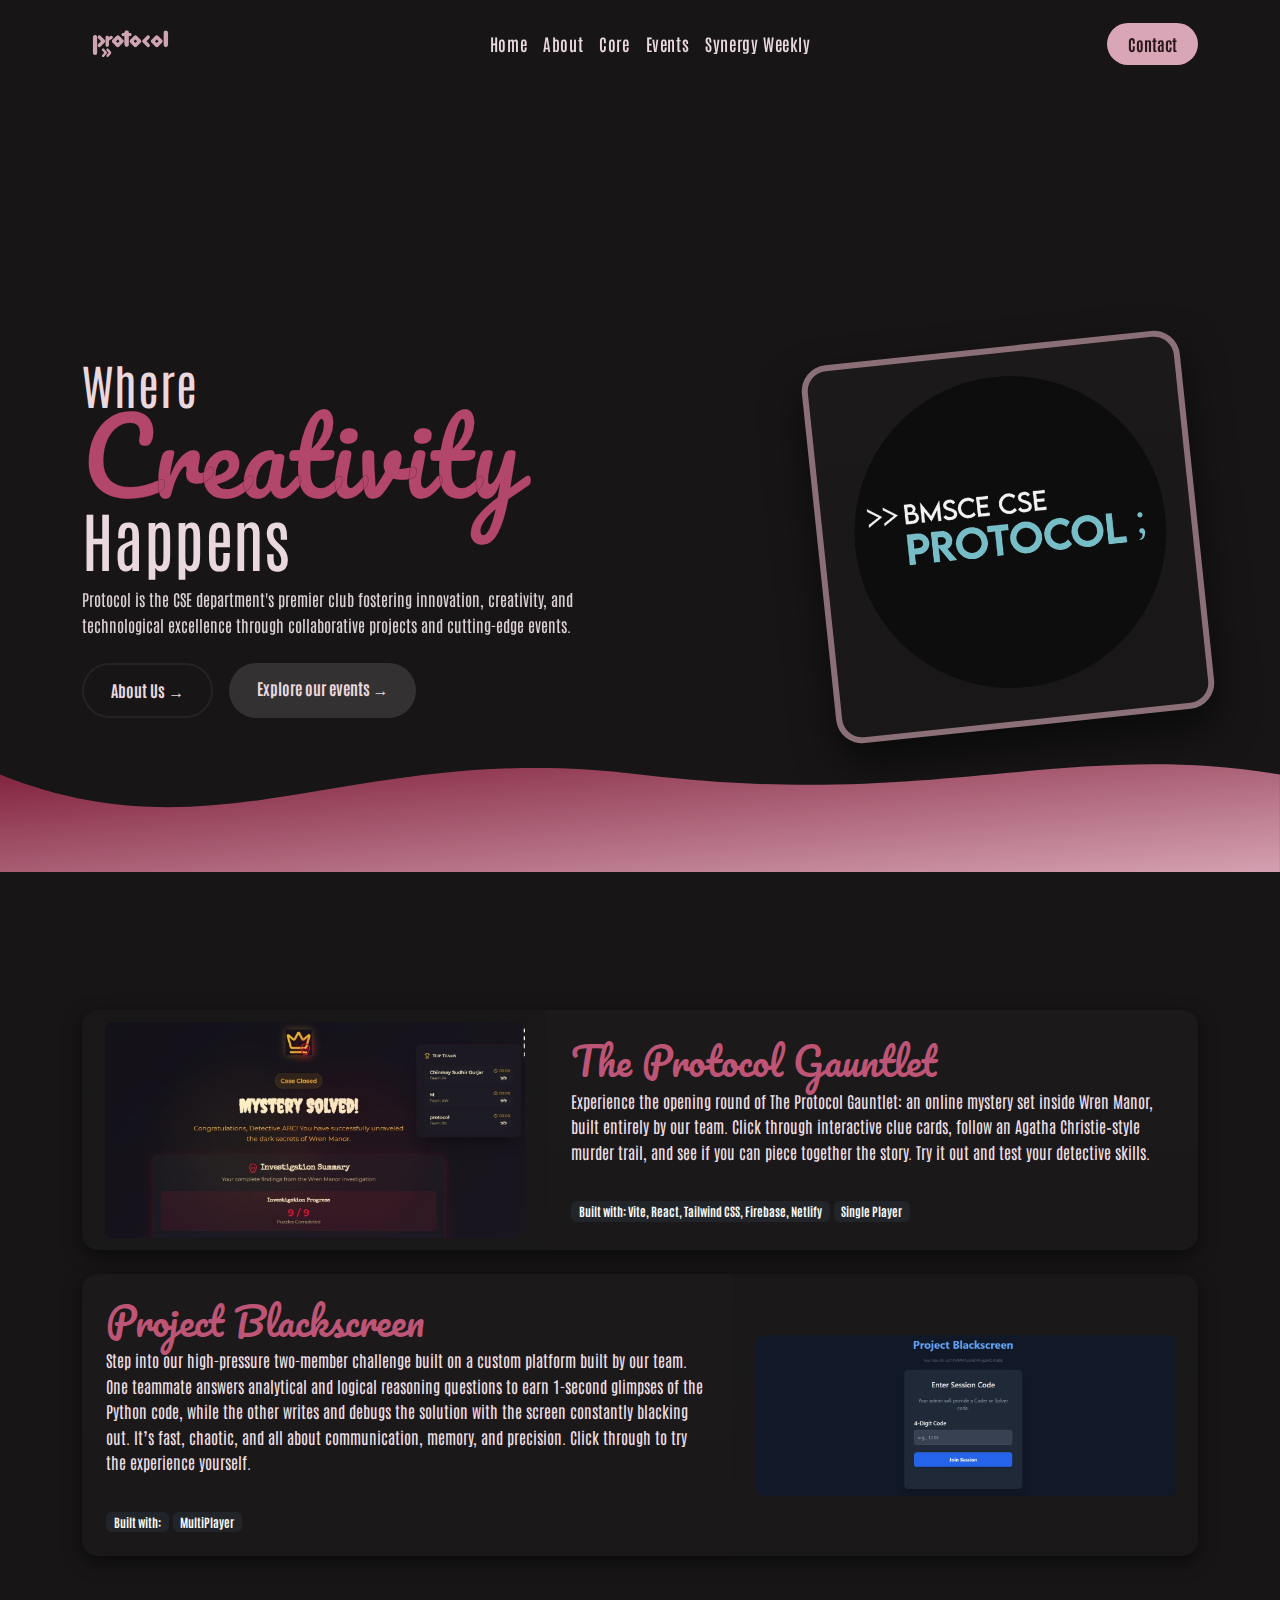
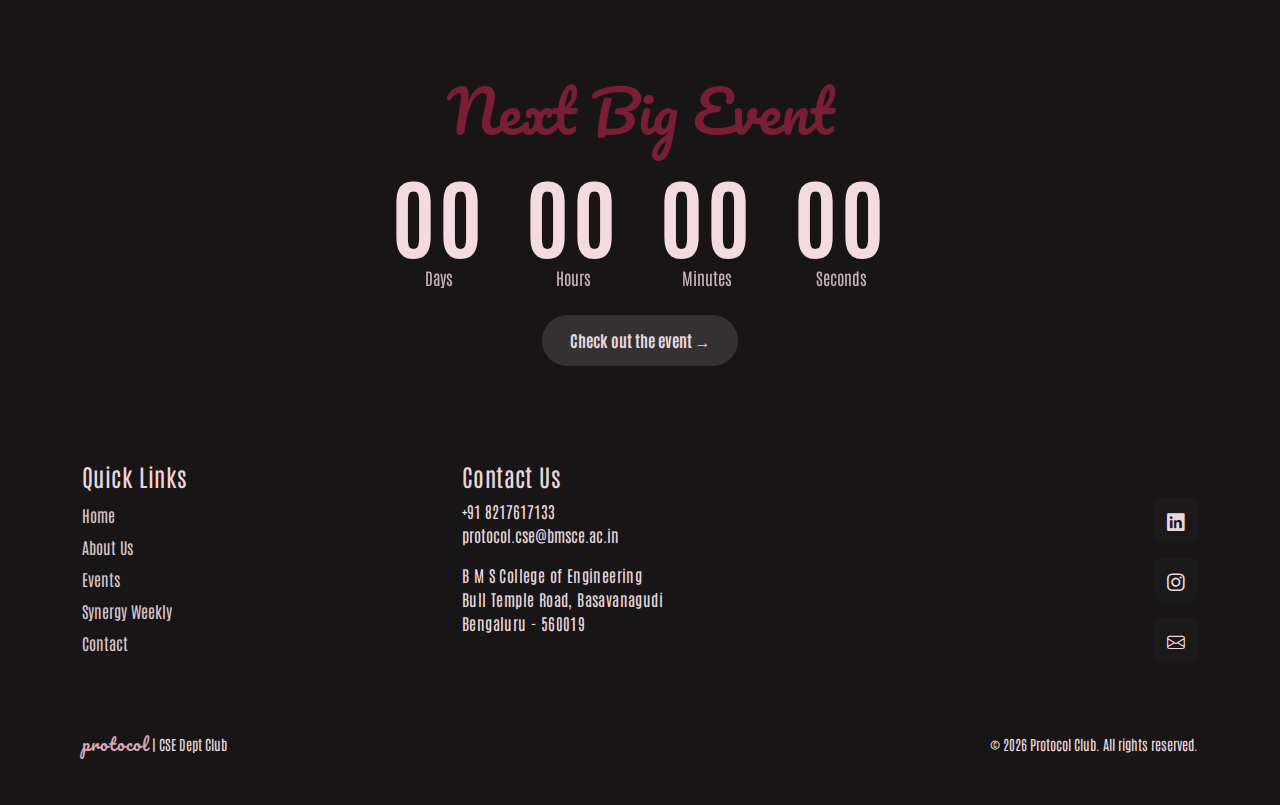
<file: index.html>
<!doctype html>
<html lang="en">
<head>
  <meta charset="utf-8" />
  <meta name="viewport" content="width=device-width,initial-scale=1" />
  <title>Protocol — Home</title>

  <!-- Bootstrap CSS -->
  <link href="https://cdn.jsdelivr.net/npm/bootstrap@5.3.3/dist/css/bootstrap.min.css" rel="stylesheet">

  <!-- Bootstrap Icons -->
  <link href="https://cdn.jsdelivr.net/npm/bootstrap-icons@1.11.3/font/bootstrap-icons.css" rel="stylesheet">

  <!-- Google Fonts: Antonio + fallback for handrawn -->
  <link href="https://fonts.googleapis.com/css2?family=Antonio:wght@400;700&family=Pacifico&display=swap" rel="stylesheet">

  <!-- Custom CSS -->
  <link rel="stylesheet" href="styles.css">
  <link rel="icon" type="image/png" href="./data/Protocol(Round-Logo).png">

</head>
<body>
  <!-- NAVBAR (sticky) -->
  <header class="site-header sticky-top">
    <nav class="navbar navbar-expand-lg">
      <div class="container">
        <a class="navbar-brand" href="./index.html">
          <img src="./data/logo.png" alt="Protocol Logo" class="nav-logo">
        </a>        

        <button class="navbar-toggler" type="button" data-bs-toggle="collapse" data-bs-target="#mainNav"
                aria-controls="mainNav" aria-expanded="false" aria-label="Toggle navigation">
          <span class="navbar-toggler-icon"></span>
        </button>

        <div class="collapse navbar-collapse justify-content-center" id="mainNav">
          <ul class="navbar-nav nav-center">
            <li class="nav-item"><a class="nav-link" href="./index.html">Home</a></li>
            <li class="nav-item"><a class="nav-link" href="./about.html">About</a></li>
            <li class="nav-item"><a class="nav-link" href="./core.html">Core</a></li>
            <li class="nav-item"><a class="nav-link" href="./events.html">Events</a></li>
            <li class="nav-item"><a class="nav-link" href="./synergy.html">Synergy Weekly</a></li>
          </ul>
          
          
        </div>

        <div class="ms-auto">
          <a class="btn btn-contact" href="./contact.html">Contact</a>
        </div>
      </div>
    </nav>
  </header>

  <!-- HERO -->
  <main>
    <section class="hero position-relative overflow-hidden">
      <div class="container hero-inner">
        <div class="row align-items-center">
          <!-- Left Column: headline + copy + CTAs -->
          <div class="col-lg-6 hero-left">
            <h2 class="hero-pre">Where</h2>
            <h1 class="hero-main">
              <span class="handwritten">Creativity</span><br />
              <span class="condensed">Happens</span>
            </h1>

            <p class="hero-desc">
              Protocol is the CSE department's premier club fostering innovation, creativity, and technological
              excellence through collaborative projects and cutting-edge events.
            </p>

            <div class="hero-ctas d-flex gap-3 mt-4">
              <a class="btn btn-pill btn-light-outline" href="./about.html">About Us &rarr;</a>
              <a class="btn btn-pill btn-light-fill" href="./events.html">Explore our events &rarr;</a>
            </div>
          </div>

          <!-- Right Column: tilted image -->
          <div class="col-lg-6 hero-right d-flex justify-content-end">
            <div class="hero-image-wrap">
              <img src="./data/Protocol(Round-Logo).png" alt="Club photo" class="hero-image">
            </div>
          </div>
        </div>
      </div>

      <!-- SVG Wave at bottom -->
      <div class="hero-wave">
        <!-- Gradient wave that matches color scheme -->
        <svg viewBox="0 0 1440 150" preserveAspectRatio="none" xmlns="http://www.w3.org/2000/svg">
          <defs>
            <linearGradient id="g1" x1="0" x2="1" y1="0" y2="1">
              <stop offset="0%" stop-color="#7f1f3a"/>
              <stop offset="100%" stop-color="#d8a6b6"/>
            </linearGradient>
          </defs>
          <path d="M0,40 C250,140 400,0 720,40 C1050,80 1200,0 1440,40 L1440 160 L0 160 Z" fill="url(#g1)"/>
        </svg>
      </div>
    </section>

    <!-- GAMES (two big clickable rectangular sections) -->
    <section class="games-section container py-5">
      <!-- Game 1 -->
      <a href="https://protocol-treasurehunt.netlify.app/" class="game-card d-flex flex-column flex-lg-row align-items-stretch mb-4">
        <div class="game-media col-lg-5 d-flex align-items-center justify-content-center">
          <img src="./data/tpg.jpeg" alt="Game 1" class="game-img">
        </div>
        <div class="game-info col-lg-7 p-4">
          <h3 class="game-title">The Protocol Gauntlet</h3>
          <p class="game-text">Experience the opening round of The Protocol Gauntlet: an online mystery set inside Wren Manor, built entirely by our team.
            Click through interactive clue cards, follow an Agatha Christie–style murder trail, and see if you can piece together the story.
            Try it out and test your detective skills.</p>
          <div class="mt-3">
            <span class="badge bg-dark text-light">Built with: Vite, React, Tailwind CSS, Firebase, Netlify</span>
            <span class="badge bg-dark text-light">Single Player</span>
          </div>
        </div>
      </a>

      <!-- Game 2 -->
      <a href="https://protocol-zeta.vercel.app/" class="game-card d-flex flex-column flex-lg-row align-items-stretch mb-4">
        <div class="game-media col-lg-5 d-flex align-items-center justify-content-center order-lg-2">
          <img src="data/pb.jpeg" alt="Game 2" class="game-img">
        </div>
        <div class="game-info col-lg-7 p-4 order-lg-1">
          <h3 class="game-title">Project Blackscreen</h3>
          <p class="game-text">Step into our high-pressure two-member challenge built on a custom platform built by our team. One teammate answers analytical and logical reasoning questions to earn 1-second glimpses of the Python code, while the other writes and debugs the solution with the screen constantly blacking out.
            It’s fast, chaotic, and all about communication, memory, and precision. Click through to try the experience yourself.</p>
          <div class="mt-3">
            <span class="badge bg-dark text-light">Built with: </span>
            <span class="badge bg-dark text-light">MultiPlayer</span>
          </div>
        </div>
      </a>
    </section>

    <!-- Countdown Section -->
    <section class="countdown-section text-center py-5">
      <div class="container">
        <h2 class="countdown-pre handwritten">Next Big Event</h2>

        <!-- Set the event datetime in data-event attribute (change this to your event date/time) -->
        <div id="countdown" class="countdown d-flex justify-content-center gap-4 mt-4"
             data-event="2026-01-15T18:00:00">
          <div class="countdown-item">
            <div class="count-number" id="days">00</div>
            <div class="count-label">Days</div>
          </div>
          <div class="countdown-item">
            <div class="count-number" id="hours">00</div>
            <div class="count-label">Hours</div>
          </div>
          <div class="countdown-item">
            <div class="count-number" id="minutes">00</div>
            <div class="count-label">Minutes</div>
          </div>
          <div class="countdown-item">
            <div class="count-number" id="seconds">00</div>
            <div class="count-label">Seconds</div>
          </div>
        </div>

        <div class="mt-4">
          <a class="btn btn-pill btn-light-fill" href="./events.html">Check out the event &rarr;</a>
        </div>
      </div>
    </section>
  </main>

  <!-- FOOTER -->
  <footer class="site-footer py-5">
    <div class="container">
      <div class="row">
        <!-- Quick links -->
        <div class="col-md-4 mb-4">
          <h5 class="footer-heading condensed">Quick Links</h5>
          <ul class="list-unstyled footer-links">
            <li><a href="./index.html">Home</a></li>
            <li><a href="./about.html">About Us</a></li>
            <li><a href="./events.html">Events</a></li>
            <li><a href="./synergy.html">Synergy Weekly</a></li>
            <li><a href="./contact.html">Contact</a></li>
          </ul>
        </div>

        <!-- Contact -->
        <div class="col-md-5 mb-4">
          <h5 class="footer-heading condensed">Contact Us</h5>
          <p class="footer-contact">+91 8217617133<br/>
            protocol.cse@bmsce.ac.in</p>
          <p class="footer-address condensed">
            B M S College of Engineering<br>
            Bull Temple Road, Basavanagudi<br>
            Bengaluru - 560019
          </p>
        </div>

        <!-- Social icons -->
        <div class="col-md-3 d-flex align-items-center justify-content-end">
          <div class="social-icons d-flex flex-column gap-3">
            <a href="https://www.linkedin.com/company/protocol-bmsce/" class="social"><i class="bi bi-linkedin"></i></a>
            <a href="https://www.instagram.com/protocol_bmsce/" class="social"><i class="bi bi-instagram"></i></a>
            <a href="mailto:protocol.cse@bmsce.ac.in" class="social"><i class="bi bi-envelope"></i></a>
          </div>
        </div>
      </div>

      <hr class="footer-divider">

      <div class="d-flex justify-content-between align-items-center small">
        <div class="brand-footer">
          <span class="logo-text">protocol</span> | CSE Dept Club
        </div>
        <div>© <span id="year"></span> Protocol Club. All rights reserved.</div>
      </div>
    </div>
  </footer>

  <!-- Bootstrap JS bundle -->
  <script src="https://cdn.jsdelivr.net/npm/bootstrap@5.3.3/dist/js/bootstrap.bundle.min.js"></script>

  <!-- Custom JS -->
  <script src="script.js"></script>
</body>
</html>
</file>
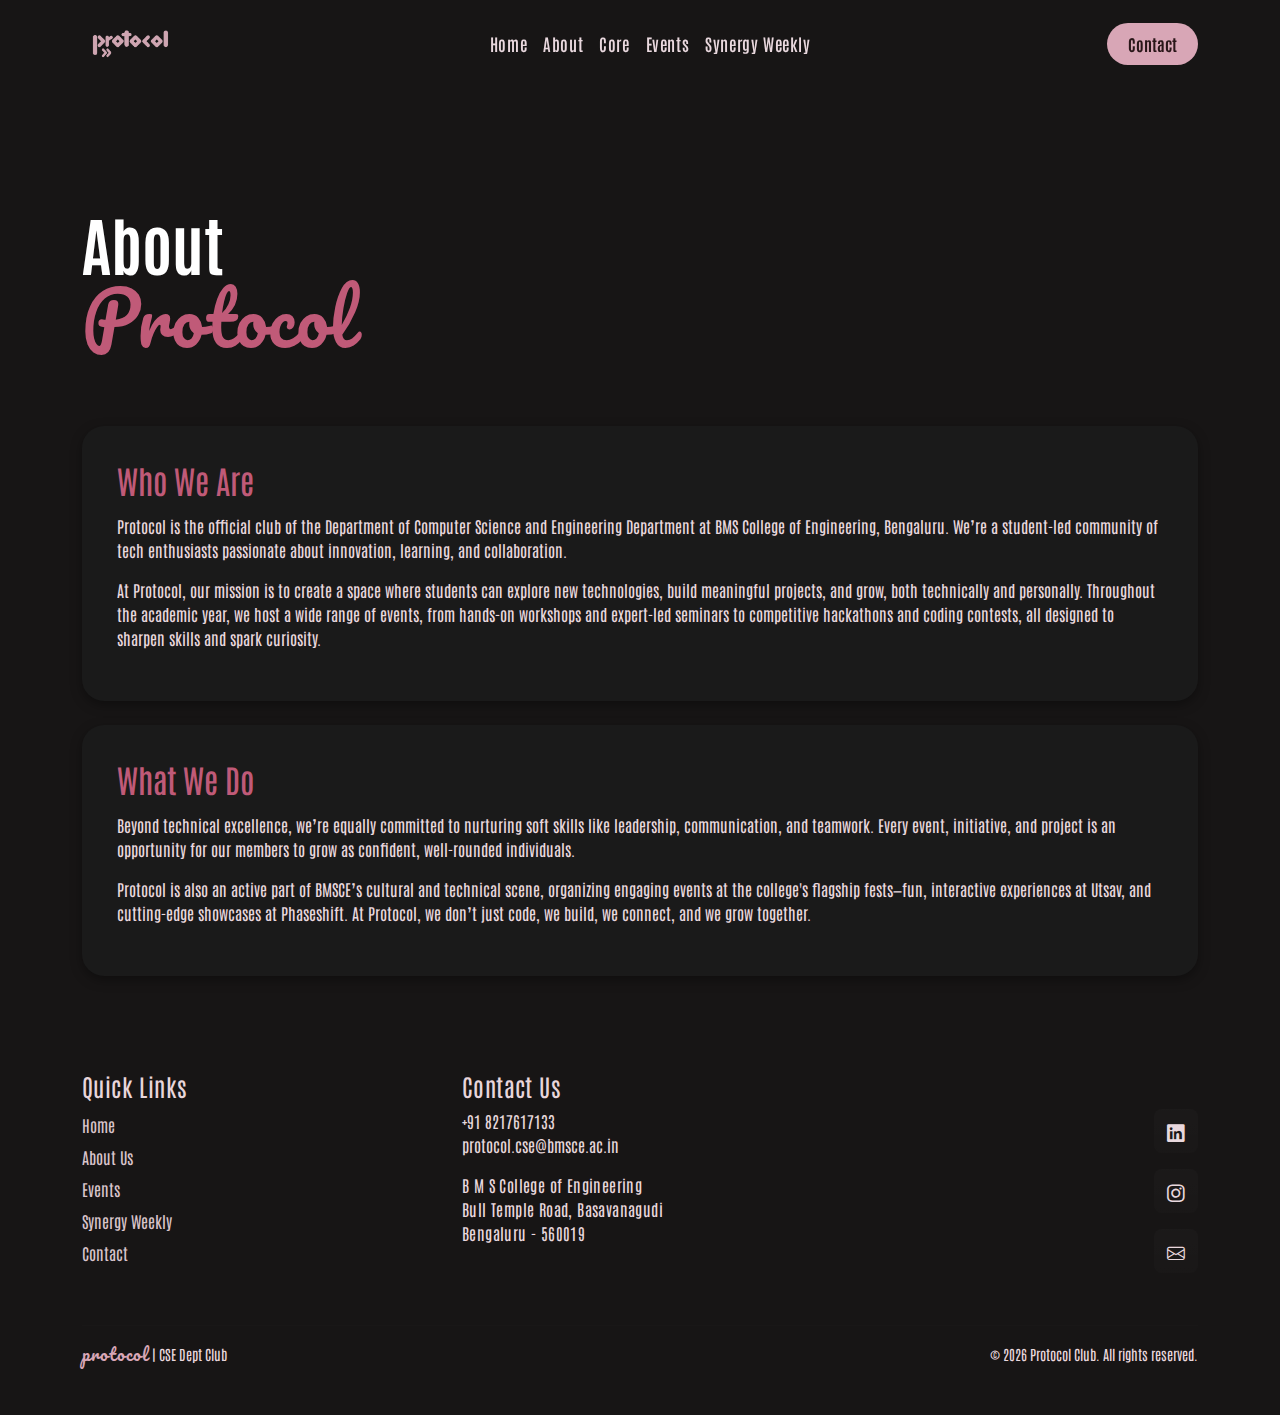
<file: about.html>
<!doctype html>
<html lang="en">
<head>
  <meta charset="utf-8" />
  <meta name="viewport" content="width=device-width,initial-scale=1" />
  <title>Protocol — About</title>

  <!-- Bootstrap CSS -->
  <link href="https://cdn.jsdelivr.net/npm/bootstrap@5.3.3/dist/css/bootstrap.min.css" rel="stylesheet">

  <!-- Bootstrap Icons -->
  <link href="https://cdn.jsdelivr.net/npm/bootstrap-icons@1.11.3/font/bootstrap-icons.css" rel="stylesheet">

  <!-- Google Fonts -->
  <link href="https://fonts.googleapis.com/css2?family=Antonio:wght@400;700&family=Pacifico&display=swap" rel="stylesheet">

  <!-- Custom CSS -->
  <link rel="stylesheet" href="styles.css">
  <link rel="icon" type="image/png" href="./data/Protocol(Round-Logo).png">
</head>

<body>

  <!-- NAVBAR (same as index) -->
  <header class="site-header sticky-top">
    <nav class="navbar navbar-expand-lg">
      <div class="container">
        <a class="navbar-brand" href="./index.html">
          <img src="./data/logo.png" alt="Protocol Logo" class="nav-logo">
        </a>  

        <button class="navbar-toggler" type="button" data-bs-toggle="collapse" data-bs-target="#mainNav"
                aria-controls="mainNav" aria-expanded="false" aria-label="Toggle navigation">
          <span class="navbar-toggler-icon"></span>
        </button>

        <div class="collapse navbar-collapse justify-content-center" id="mainNav">
          <ul class="navbar-nav nav-center">
            <li class="nav-item"><a class="nav-link" href="./index.html">Home</a></li>
            <li class="nav-item"><a class="nav-link" href="./about.html">About</a></li>
            <li class="nav-item"><a class="nav-link" href="./core.html">Core</a></li>
            <li class="nav-item"><a class="nav-link" href="./events.html">Events</a></li>
            <li class="nav-item"><a class="nav-link" href="./synergy.html">Synergy Weekly</a></li>
          </ul>
          
        </div>

        <div class="ms-auto">
          <a class="btn btn-contact" href="./contact.html">Contact</a>
        </div>
      </div>
    </nav>
  </header>

  <!-- ABOUT HERO -->
  <section class="about-hero container">
    <div class="row">
      <div class="col-lg-6">
        <h1 class="about-title">
          <span class="about-normal">About</span><br>
          <span class="about-hand">Protocol</span>
        </h1>
      </div>
    </div>
  </section>

  <!-- ABOUT CONTENT BOXES -->
  <section class="about-content container pb-5">
    <!-- Box 1 -->
    <div class="about-box mb-4">
      <h2 class="about-box-title">Who We Are</h2>
      <p>
        Protocol is the official club of the Department of Computer Science and Engineering Department at
        BMS College of Engineering, Bengaluru. We’re a student-led community of tech enthusiasts passionate
        about innovation, learning, and collaboration.
      </p>
      <p>
        At Protocol, our mission is to create a space where students can explore new technologies, build
        meaningful projects, and grow, both technically and personally. Throughout the academic year, we host
        a wide range of events, from hands-on workshops and expert-led seminars to competitive hackathons and
        coding contests, all designed to sharpen skills and spark curiosity.
      </p>
    </div>

    <!-- Box 2 -->
    <div class="about-box">
      <h2 class="about-box-title">What We Do</h2>
      <p>
        Beyond technical excellence, we’re equally committed to nurturing soft skills like leadership,
        communication, and teamwork. Every event, initiative, and project is an opportunity for our members
        to grow as confident, well-rounded individuals.
      </p>
      <p>
        Protocol is also an active part of BMSCE’s cultural and technical scene, organizing engaging events at
        the college's flagship fests—fun, interactive experiences at Utsav, and cutting-edge showcases at
        Phaseshift. At Protocol, we don’t just code, we build, we connect, and we grow together.
      </p>
    </div>
  </section>

  <!-- FOOTER (same as index) -->
  <footer class="site-footer py-5">
    <div class="container">
      <div class="row">
        <!-- Quick links -->
        <div class="col-md-4 mb-4">
          <h5 class="footer-heading condensed">Quick Links</h5>
          <ul class="list-unstyled footer-links">
            <li><a href="./index.html">Home</a></li>
            <li><a href="./about.html">About Us</a></li>
            <li><a href="./events.html">Events</a></li>
            <li><a href="./synergy.html">Synergy Weekly</a></li>
            <li><a href="./contact.html">Contact</a></li>
          </ul>
        </div>

        <!-- Contact -->
        <div class="col-md-5 mb-4">
          <h5 class="footer-heading condensed">Contact Us</h5>
          <p class="footer-contact">+91 8217617133<br/>
            protocol.cse@bmsce.ac.in</p>
          <p class="footer-address condensed">
            B M S College of Engineering<br>
            Bull Temple Road, Basavanagudi<br>
            Bengaluru - 560019
          </p>
        </div>

        <!-- Social icons -->
        <div class="col-md-3 d-flex align-items-center justify-content-end">
          <div class="social-icons d-flex flex-column gap-3">
            <a href="https://www.linkedin.com/company/protocol-bmsce/" class="social"><i class="bi bi-linkedin"></i></a>
            <a href="https://www.instagram.com/protocol_bmsce/" class="social"><i class="bi bi-instagram"></i></a>
            <a href="mailto:protocol.cse@bmsce.ac.in" class="social"><i class="bi bi-envelope"></i></a>
          </div>
        </div>
      </div>

      <hr class="footer-divider">

      <div class="d-flex justify-content-between align-items-center small">
        <div class="brand-footer">
          <span class="logo-text">protocol</span> | CSE Dept Club
        </div>
        <div>© <span id="year"></span> Protocol Club. All rights reserved.</div>
      </div>
    </div>
  </footer>

  <!-- Bootstrap JS -->
  <script src="https://cdn.jsdelivr.net/npm/bootstrap@5.3.3/dist/js/bootstrap.bundle.min.js"></script>

  <!-- Custom JS -->
  <script src="script.js"></script>
</body>
</html>
</file>
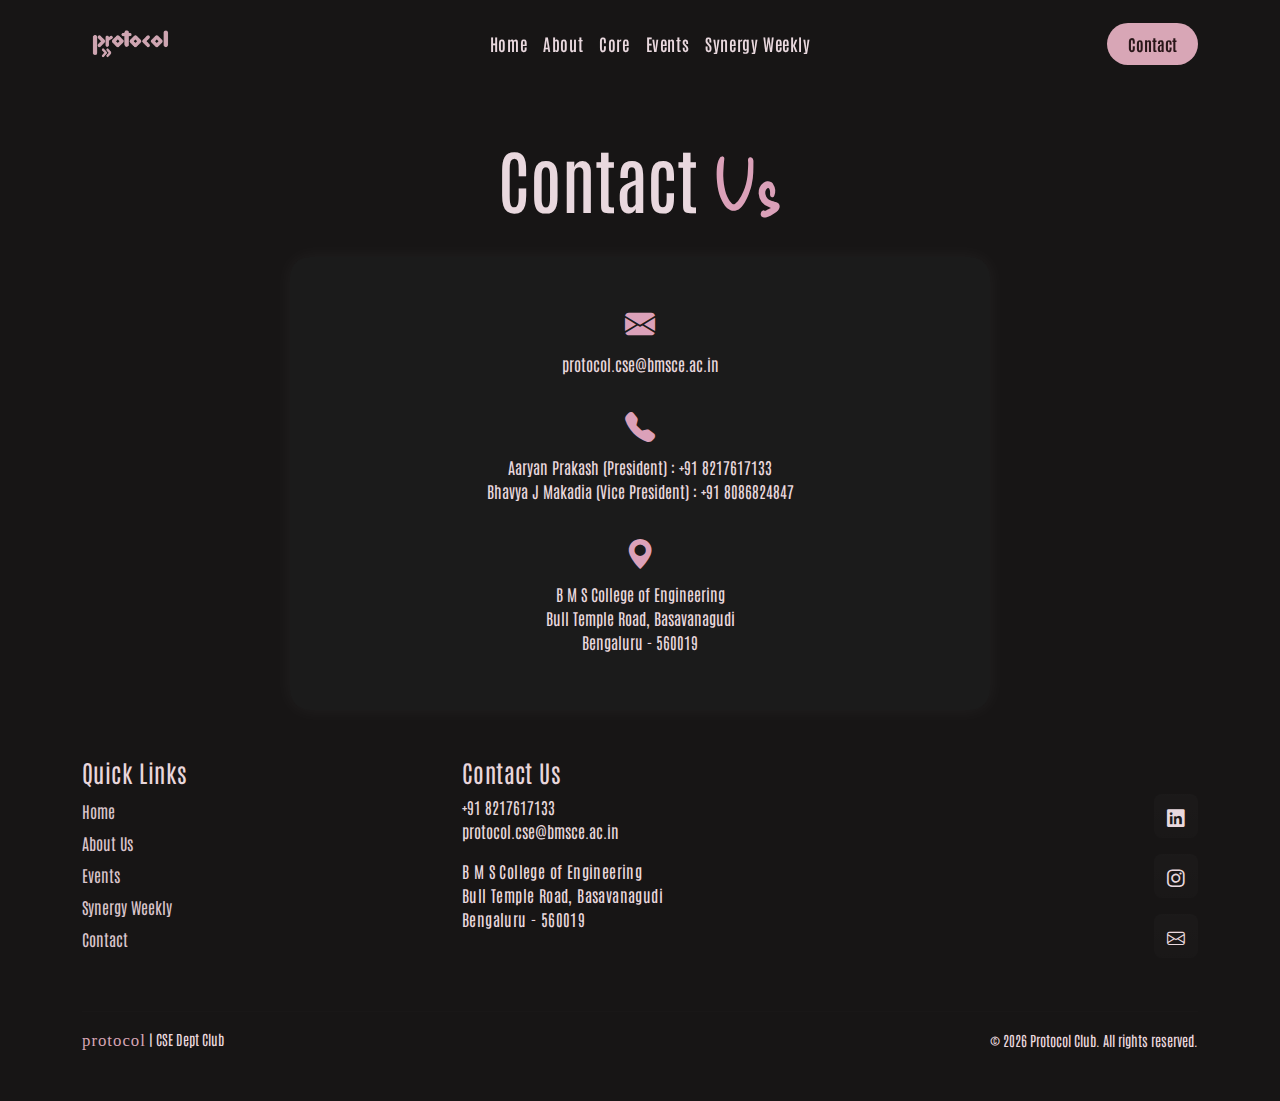
<file: contact.html>
<!DOCTYPE html>
<html lang="en">
<head>
    <meta charset="UTF-8">
    <meta name="viewport" content="width=device-width, initial-scale=1.0">
    <title>Contact Us | Protocol</title>

    <!-- Bootstrap -->
    <link rel="stylesheet" href="https://cdn.jsdelivr.net/npm/bootstrap@5.3.3/dist/css/bootstrap.min.css">

    <!-- Icons -->
    <link rel="stylesheet" href="https://cdn.jsdelivr.net/npm/bootstrap-icons@1.11.1/font/bootstrap-icons.css">

    <!-- Google Fonts -->
    <link href="https://fonts.googleapis.com/css2?family=Antonio:wght@400;700&family=Delicious+Handrawn&display=swap" rel="stylesheet">

    <link rel="stylesheet" href="styles.css">
    <link rel="icon" type="image/png" href="./data/Protocol(Round-Logo).png">
    
</head>
<body>

    <!-- NAVBAR (sticky) -->
  <header class="site-header sticky-top">
    <nav class="navbar navbar-expand-lg">
      <div class="container">
        <a class="navbar-brand" href="./index.html">
          <img src="./data/logo.png" alt="Protocol Logo" class="nav-logo">
        </a>  

        <button class="navbar-toggler" type="button" data-bs-toggle="collapse" data-bs-target="#mainNav"
                aria-controls="mainNav" aria-expanded="false" aria-label="Toggle navigation">
          <span class="navbar-toggler-icon"></span>
        </button>

        <div class="collapse navbar-collapse justify-content-center" id="mainNav">
          <ul class="navbar-nav nav-center">
            <li class="nav-item"><a class="nav-link" href="./index.html">Home</a></li>
            <li class="nav-item"><a class="nav-link" href="./about.html">About</a></li>
            <li class="nav-item"><a class="nav-link" href="./core.html">Core</a></li>
            <li class="nav-item"><a class="nav-link" href="./events.html">Events</a></li>
            <li class="nav-item"><a class="nav-link" href="./synergy.html">Synergy Weekly</a></li>
          </ul>
          
        </div>

        <div class="ms-auto">
          <a class="btn btn-contact" href="./contact.html">Contact</a>
        </div>
      </div>
    </nav>
  </header>

    <!-- CONTACT HEADING -->
    <section class="contact-header text-center mt-5">
        <h1 class="contact-title">
            Contact <span style="font-family: 'Delicious Handrawn', cursive; color:#dba1b9;">Us</span>
        </h1>
    </section>

    <!-- CONTACT CARD -->
    <section class="container d-flex justify-content-center mt-4">
        <div class="contact-card">

            <!-- Email -->
            <div class="contact-item text-center">
                <i class="bi bi-envelope-fill contact-icon"></i>
                <p>protocol.cse@bmsce.ac.in</p>
            </div>

            <!-- Phone -->
            <div class="contact-item text-center mt-4">
                <i class="bi bi-telephone-fill contact-icon"></i>
                <p>
                    Aaryan Prakash (President) : +91 8217617133<br>
                    Bhavya J Makadia (Vice President) : +91 8086824847
                </p>
            </div>

            <!-- Location -->
            <div class="contact-item text-center mt-4">
                <i class="bi bi-geo-alt-fill contact-icon"></i>
                <p>
                    B M S College of Engineering<br>
                    Bull Temple Road, Basavanagudi<br>
                    Bengaluru - 560019
                </p>
            </div>

        </div>
    </section>

    <!-- FOOTER -->
  <footer class="site-footer py-5">
    <div class="container">
      <div class="row">
        <!-- Quick links -->
        <div class="col-md-4 mb-4">
          <h5 class="footer-heading condensed">Quick Links</h5>
          <ul class="list-unstyled footer-links">
            <li><a href="./index.html">Home</a></li>
            <li><a href="./about.html">About Us</a></li>
            <li><a href="./events.html">Events</a></li>
            <li><a href="./synergy.html">Synergy Weekly</a></li>
            <li><a href="./contact.html">Contact</a></li>
          </ul>
        </div>

        <!-- Contact -->
        <div class="col-md-5 mb-4">
          <h5 class="footer-heading condensed">Contact Us</h5>
          <p class="footer-contact">+91 8217617133<br/>
            protocol.cse@bmsce.ac.in</p>
          <p class="footer-address condensed">
            B M S College of Engineering<br>
            Bull Temple Road, Basavanagudi<br>
            Bengaluru - 560019
          </p>
        </div>

        <!-- Social icons -->
        <div class="col-md-3 d-flex align-items-center justify-content-end">
          <div class="social-icons d-flex flex-column gap-3">
            <a href="https://www.linkedin.com/company/protocol-bmsce/" class="social"><i class="bi bi-linkedin"></i></a>
            <a href="https://www.instagram.com/protocol_bmsce/" class="social"><i class="bi bi-instagram"></i></a>
            <a href="mailto:protocol.cse@bmsce.ac.in" class="social"><i class="bi bi-envelope"></i></a>
          </div>
        </div>
      </div>

      <hr class="footer-divider">

      <div class="d-flex justify-content-between align-items-center small">
        <div class="brand-footer">
          <span class="logo-text">protocol</span> | CSE Dept Club
        </div>
        <div>© <span id="year"></span> Protocol Club. All rights reserved.</div>
      </div>
    </div>
  </footer>

  <script src="https://cdn.jsdelivr.net/npm/bootstrap@5.3.3/dist/js/bootstrap.bundle.min.js"></script>
  <script src="script.js"></script>
  </body>
</html>
</file>
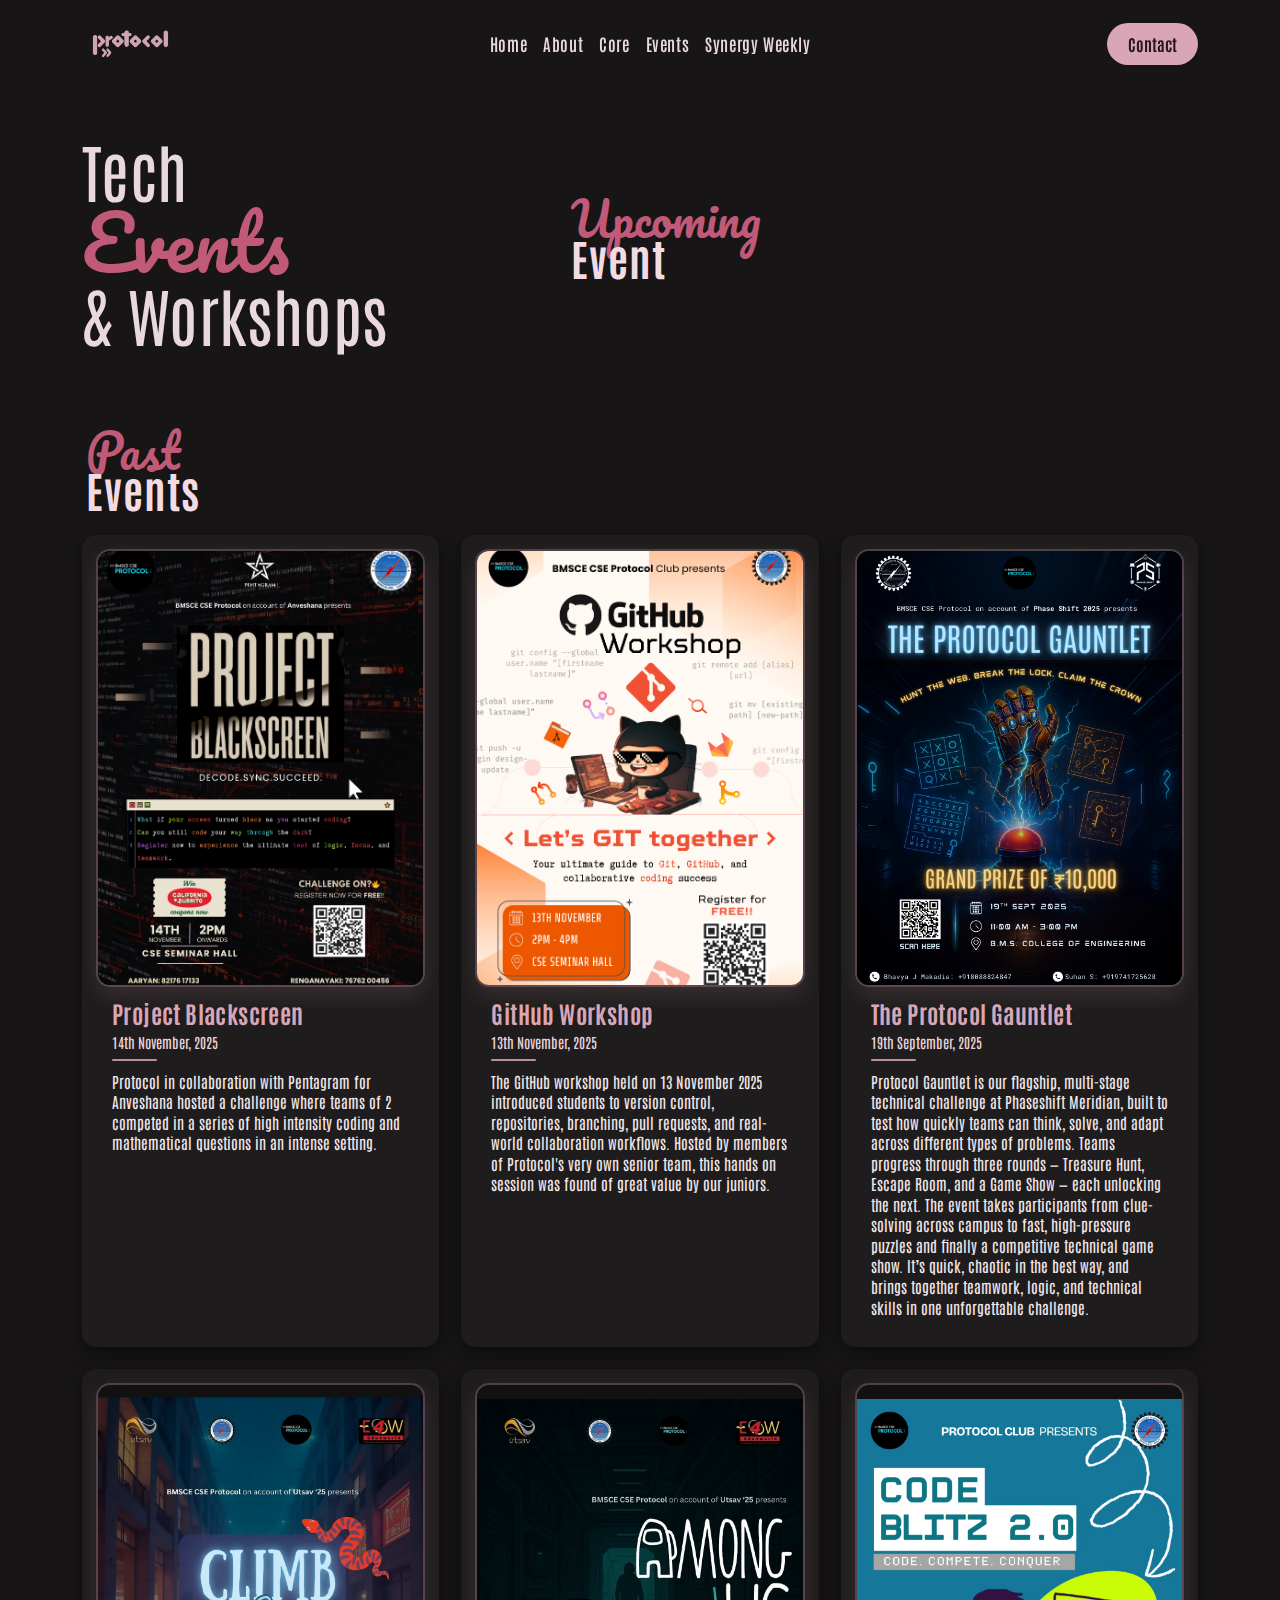
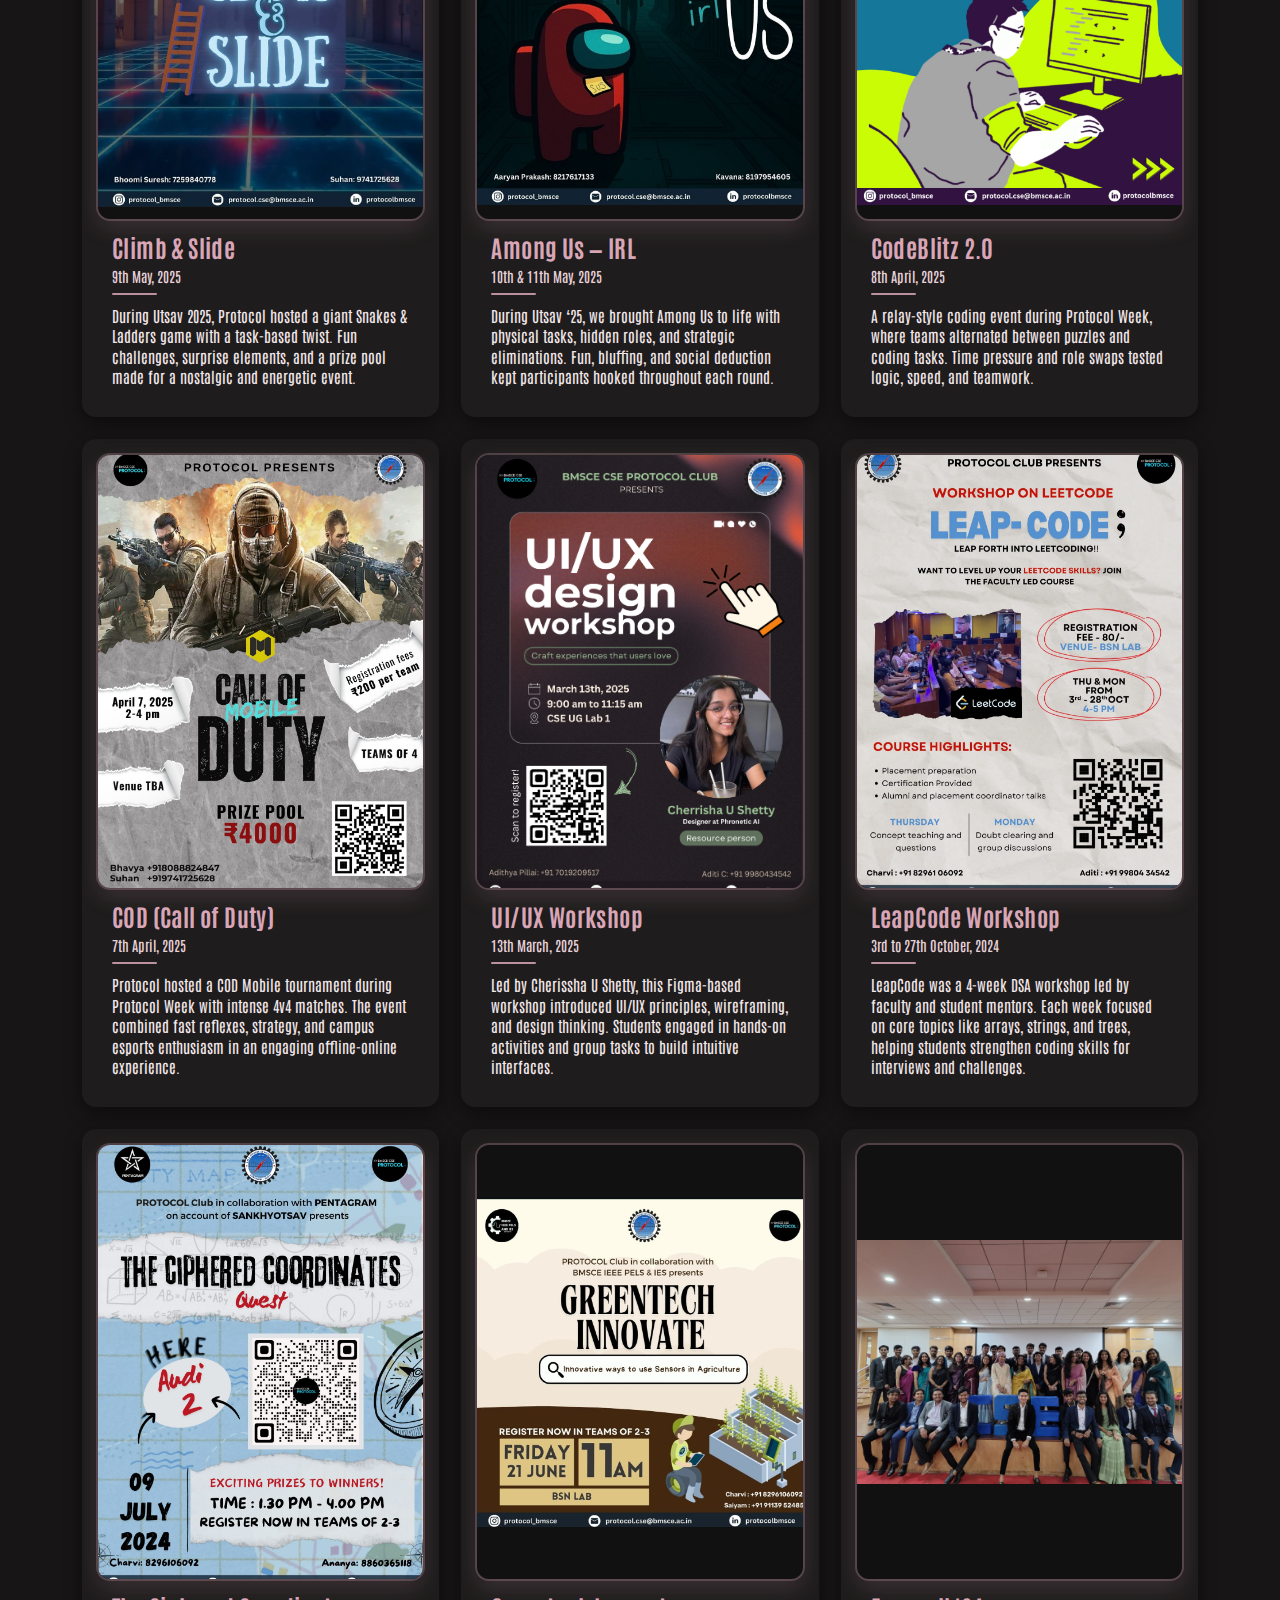
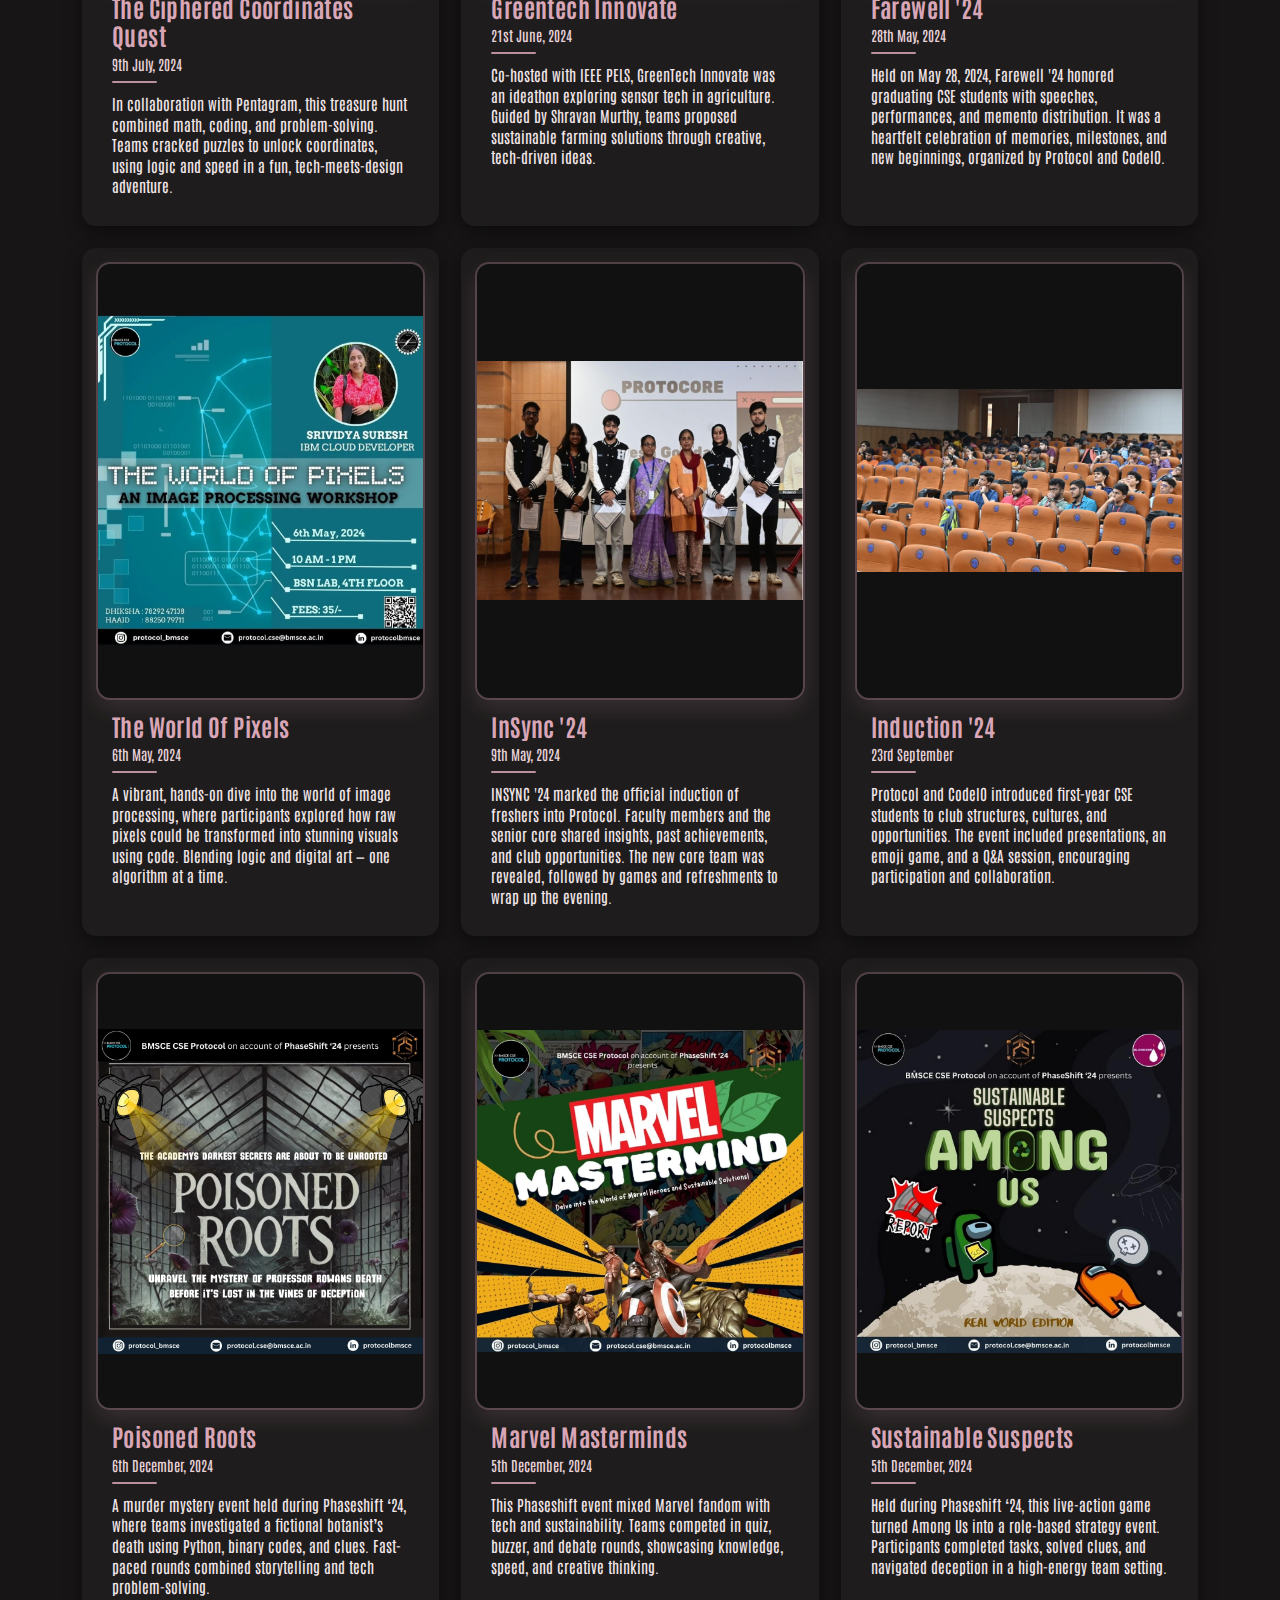
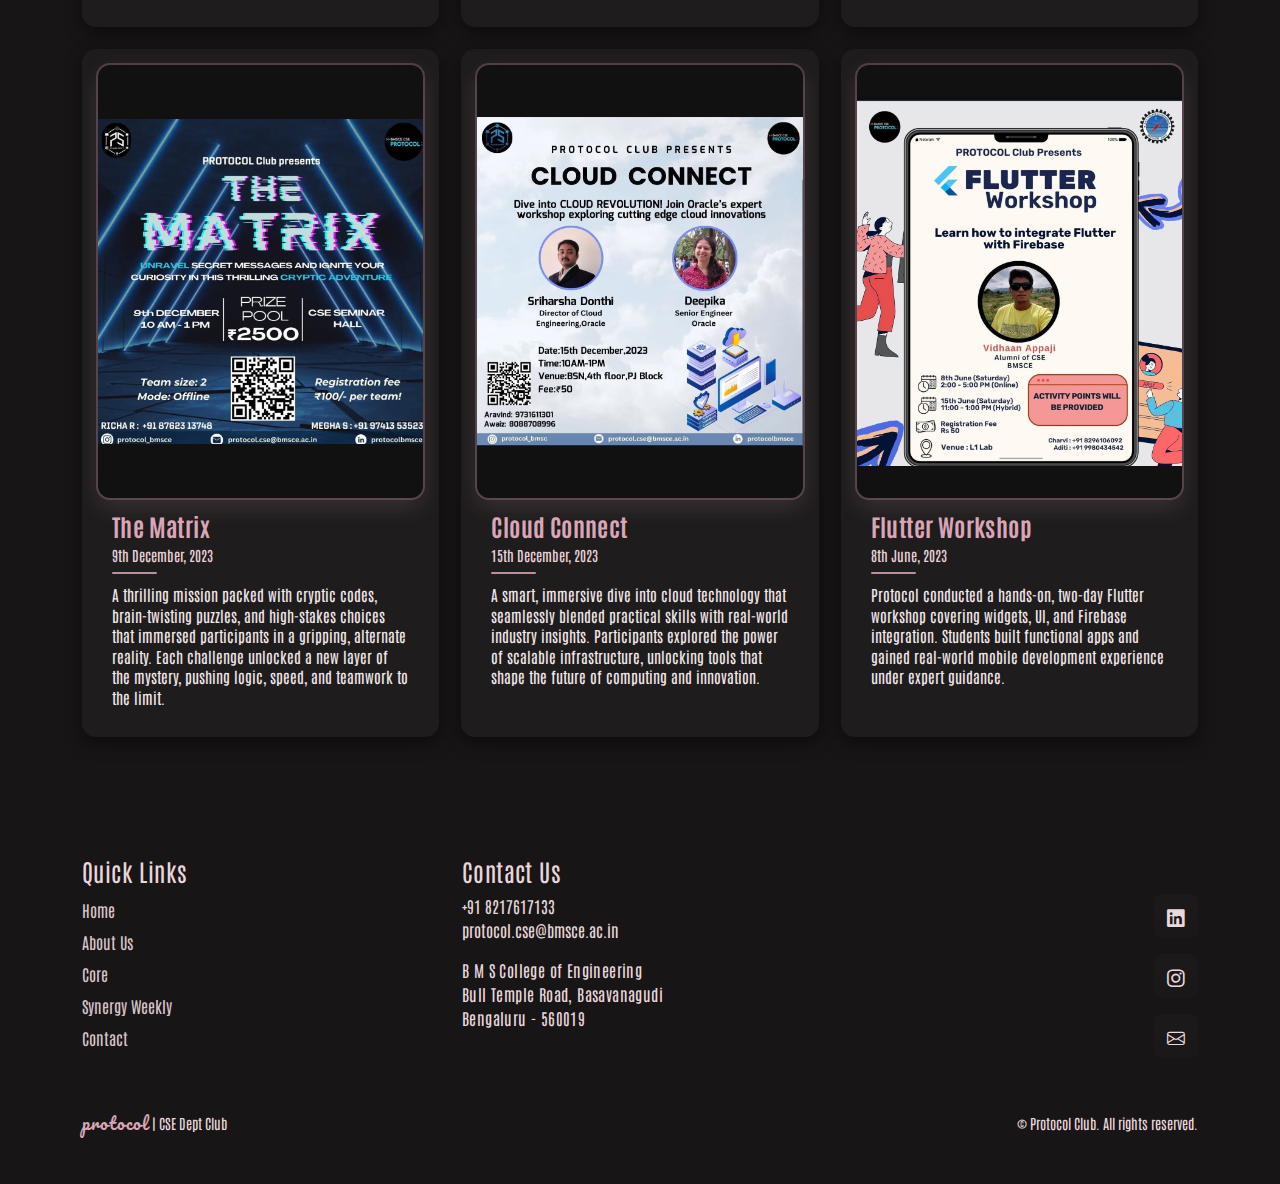
<file: events.html>
<!doctype html>
<html lang="en">
<head>
  <meta charset="utf-8" />
  <meta name="viewport" content="width=device-width,initial-scale=1" />
  <title>Protocol — Events</title>

  <!-- Bootstrap -->
  <link href="https://cdn.jsdelivr.net/npm/bootstrap@5.3.3/dist/css/bootstrap.min.css" rel="stylesheet">

  <!-- Bootstrap Icons -->
  <link href="https://cdn.jsdelivr.net/npm/bootstrap-icons@1.11.3/font/bootstrap-icons.css" rel="stylesheet">

  <!-- Google Fonts -->
  <link href="https://fonts.googleapis.com/css2?family=Antonio:wght@400;700&family=Pacifico&display=swap" rel="stylesheet">

  <!-- Your main stylesheet -->
  <link rel="stylesheet" href="styles.css">
  <link rel="icon" type="image/png" href="./data/Protocol(Round-Logo).png">
</head>
<body>

  <!-- NAVBAR (same as index.html) -->
  <header class="site-header sticky-top">
    <nav class="navbar navbar-expand-lg">
      <div class="container">
        <a class="navbar-brand" href="./index.html">
          <img src="./data/logo.png" alt="Protocol Logo" class="nav-logo">
        </a>  

        <button class="navbar-toggler" type="button" data-bs-toggle="collapse" data-bs-target="#mainNav">
          <span class="navbar-toggler-icon"></span>
        </button>

        <div class="collapse navbar-collapse justify-content-center" id="mainNav">
          <ul class="navbar-nav nav-center">
            <li class="nav-item"><a class="nav-link" href="./index.html">Home</a></li>
            <li class="nav-item"><a class="nav-link" href="./about.html">About</a></li>
            <li class="nav-item"><a class="nav-link" href="./core.html">Core</a></li>
            <li class="nav-item"><a class="nav-link" href="./events.html">Events</a></li>
            <li class="nav-item"><a class="nav-link" href="./synergy.html">Synergy Weekly</a></li>
          </ul>          
        </div>

        <div class="ms-auto">
          <a class="btn btn-contact" href="./contact.html">Contact</a>
        </div>
      </div>
    </nav>
  </header>

  <main class="pb-5">
    <!-- HERO / Upcoming Event -->
    <section class="events-hero container-fluid py-5">
      <div class="container">
        <div class="row align-items-center gx-5">

          <div class="col-lg-5 d-none d-lg-block">
            <h1 class="synergy-title">
              <span class="condensed">Tech</span>
              <span class="hand">Events</span>
              <span class="condensed d-block">&amp; Workshops</span>
            </h1>
          </div>

          <div class="col-lg-7">
            <!-- Upcoming heading (handwritten + condensed) -->
            <h2 class="featured-heading mb-3">
              <span class="handwritten featured-hand">Upcoming</span>
              <span class="condensed featured-condensed">Event</span>
            </h2>

            <!-- Featured upcoming slot (rendered via JS) -->
            <div id="upcoming-slot"></div>
          </div>

        </div>
      </div>
    </section>

    <!-- Past Events Grid -->
    <section class="container py-4">
      <h2 class="featured-heading mb-4">
        <span class="handwritten featured-hand">Past</span>
        <span class="condensed featured-condensed">Events</span>
      </h2>

      <div id="past-grid" class="events-grid"></div>
    </section>
  </main>

  <!-- FOOTER (same as index.html) -->
  <footer class="site-footer py-5">
    <div class="container">
      <div class="row">
        <!-- Quick links -->
        <div class="col-md-4 mb-4">
          <h5 class="footer-heading condensed">Quick Links</h5>
          <ul class="list-unstyled footer-links">
            <li><a href="./index.html">Home</a></li>
            <li><a href="./about.html">About Us</a></li>
            <li><a href="./core.html">Core</a></li>
            <li><a href="./synergy.html">Synergy Weekly</a></li>
            <li><a href="./contact.html">Contact</a></li>
          </ul>
        </div>

        <div class="col-md-5 mb-4">
          <h5 class="footer-heading condensed">Contact Us</h5>
          <p class="footer-contact">+91 8217617133<br/>protocol.cse@bmsce.ac.in</p>
          <p class="footer-address condensed">
            B M S College of Engineering<br>
            Bull Temple Road, Basavanagudi<br>
            Bengaluru - 560019
          </p>
        </div>

        <div class="col-md-3 d-flex align-items-center justify-content-end">
          <div class="social-icons d-flex flex-column gap-3">
            <a href="https://www.linkedin.com/company/protocol-bmsce/" class="social"><i class="bi bi-linkedin"></i></a>
            <a href="https://www.instagram.com/protocol_bmsce/" class="social"><i class="bi bi-instagram"></i></a>
            <a href="mailto:protocol.cse@bmsce.ac.in" class="social"><i class="bi bi-envelope"></i></a>
          </div>
        </div>

      <hr class="footer-divider">

      <div class="d-flex justify-content-between align-items-center small">
        <div class="brand-footer"><span class="logo-text">protocol</span> | CSE Dept Club</div>
        <div>© <span id="year"></span> Protocol Club. All rights reserved.</div>
      </div>
    </div>
  </footer>

  <!-- Bootstrap JS -->
  <script src="https://cdn.jsdelivr.net/npm/bootstrap@5.3.3/dist/js/bootstrap.bundle.min.js"></script>

  <!-- Events logic -->
  <script src="events.js"></script>
</body>
</html>
</file>
<file: styles.css>
/* styles.css
   - Global variables & base styles
   - Use Antonio for condensed sans and Pacifico as hand-drawn (fallback)
*/

:root{
  --dark-bg: #171515;      /* main page background */
  --text-light: #e9d8de;   /* pale pink-ish */
  --muted-pink: #d8a6b6;
  --deep-maroon: #7f1f3a;
  --accent: #c57a90;
  --glass: rgba(255,255,255,0.06);
}

/* Reset-ish */
*{box-sizing:border-box}
html,body{height:100%}
body{
  margin:0;
  font-family: 'Antonio', 'Helvetica Neue', Arial, sans-serif;
  background:var(--dark-bg);
  color:var(--text-light);
  -webkit-font-smoothing:antialiased;
  -moz-osx-font-smoothing:grayscale;
}

/* NAVBAR */
.site-header .navbar{
  background:transparent;
  padding-top:1.25rem;
  padding-bottom:1.25rem;
}
.logo-text{
  font-family: 'Pacifico', 'Segoe Script', cursive;
  font-size:1.35rem;
  color:var(--muted-pink);
  text-decoration:none;
  letter-spacing:1px;
}
.nav-center .nav-link{
  color:var(--text-light);
  font-weight:600;
  padding:0.5rem 1rem;
  font-size:1.05rem;
  letter-spacing:0.6px;
}
.nav-link:hover{color:var(--muted-pink)}
.btn-contact{
  background:var(--muted-pink);
  color:#291618;
  border-radius:30px;
  padding:0.5rem 1.25rem;
  font-weight:700;
}

/* HERO */
.hero {
  min-height: 90vh;        /* fills entire screen */
  display: flex;
  flex-direction: column;
  justify-content: center;  /* centers content vertically */
  padding-top: 120px;       /* keep space under navbar */
  position: relative;
  z-index: 1;
}


.hero-inner{ padding-top:2rem; padding-bottom:4rem; }

.hero-left .hero-pre{
  font-size:3rem;
  margin:0;
  font-weight:400;
  letter-spacing:1px;
  color:var(--text-light);
}

.hero-main{
  margin:0;
  line-height:0.9;
}

.hero-main .handwritten{
  display:inline-block;
  font-family:'Pacifico', cursive;
  font-size:6.4rem;
  color:#b2466b;
  -webkit-text-stroke:0.5px rgba(0,0,0,0.35);
  transform:translateY(-5px);
  letter-spacing:1px;
}

.hero-main .condensed{
  display:block;
  font-family:'Antonio', sans-serif;
  font-size:4.1rem;
  color:var(--text-light);
  font-weight:400;
  margin-top:0.15rem;
}

/* paragraph */
.hero-desc{
  max-width:520px;
  color: #e7dbe0;
  opacity:0.95;
  margin-top:1.25rem;
  line-height:1.6;
}

/* CTA Buttons */
.btn-pill{
  border-radius:40px;
  padding:0.85rem 1.7rem;
  font-weight:700;
  font-family:'Antonio', sans-serif;
}
.btn-light-outline{
  background:transparent;
  color:var(--text-light);
  border:2px solid rgba(255,255,255,0.06);
}
.btn-light-fill{
  background:rgba(255,255,255,0.12);
  color:var(--text-light);
  border:0;
}

/* right hero image styling */
.hero-image-wrap{
  width:380px;
  height:380px;
  display:flex;
  align-items:center;
  justify-content:center;
  transform: rotate(-6deg);
  border-radius:26px;
  padding:14px;
  background:linear-gradient(180deg, rgba(255,255,255,0.02), rgba(255,255,255,0.01));
  box-shadow: 0 20px 40px rgba(0,0,0,0.55);
  border: 6px solid rgba(213,170,183,0.6);
  transition: transform .35s ease, box-shadow .35s ease;
}
.hero-image{
  width:100%;
  height:100%;
  object-fit:cover;
  border-radius:12px;
  filter:grayscale(0.6) contrast(.9);
}
.hero-image-wrap:hover{
  transform: rotate(-3deg) scale(1.03);
  box-shadow: 0 30px 60px rgba(0,0,0,0.65);
}

/* SVG wave positioning */
.hero-wave{
  position:absolute;
  left:0;
  right:0;
  bottom:-1px;
  pointer-events:none;
  height:160px;
}

/* GAMES SECTION */
.games-section{
  margin-top:4rem;
}
.game-card{
  display:flex;
  background: linear-gradient(180deg, rgba(255,255,255,0.02), rgba(255,255,255,0.01));
  border-radius:16px;
  overflow:hidden;
  text-decoration:none;
  color:var(--text-light);
  transition: transform .25s ease, box-shadow .25s ease;
  box-shadow: 0 6px 18px rgba(0,0,0,0.5);
}
.game-card:hover{
  transform: translateY(-8px);
  box-shadow: 0 22px 50px rgba(0,0,0,0.6);
}
.game-media{
  min-height:240px;
  background: linear-gradient(180deg, rgba(0,0,0,0.08), rgba(0,0,0,0.02));
  display:flex;
}
.game-img{
  width:100%;
  max-width:420px;
  height:auto;
  object-fit:cover;
  border-radius:8px;
  transition: transform .35s ease;
}
.game-card:hover .game-img{ transform: scale(1.03) }

.game-info{ display:flex; flex-direction:column; justify-content:center; }
.game-title{
  font-family:'Pacifico', cursive;
  font-size:2.4rem;
  margin-bottom:0.25rem;
  color:#be5576;
}
.game-text{ color:#eddfe4; max-width:700px; line-height:1.6; }

/* COUNTDOWN */
.countdown-section{
  background: transparent;
  padding-top:4rem;
  padding-bottom:4rem;
  color:var(--text-light);
}
.countdown-pre{ font-family:'Pacifico', cursive; font-size:3.6rem; color:#7a1d37; }
.countdown{
  margin-top:1.75rem;
}
.countdown-item{ text-align:center; min-width:110px; }
.count-number{
  font-family:'Antonio', sans-serif;
  font-size:5.5rem;
  font-weight:700;
  color:#f4dbe0;
  letter-spacing:4px;
  line-height:1;
}
.count-label{
  margin-top:.5rem;
  font-family:'Antonio', sans-serif;
  font-size:1.05rem;
  opacity:0.9;
  color:#d9c4cb;
}

/* FOOTER */
.site-footer{
  background:transparent;
  color:var(--text-light);
}
.footer-heading{ font-size:1.5rem; color:#e8d6db; }
.footer-links a{ color:#d9c4cb; text-decoration:none; display:block; padding:4px 0; }
.footer-links a:hover{ color:var(--muted-pink) }
.footer-contact{ color:#e6d7db; }
.footer-divider{ border-color: rgba(255,255,255,0.04) }
.brand-footer .logo-text{ font-size:1.05rem }

/* Social icons */
.social-icons .social{
  display:inline-flex;
  width:44px; height:44px;
  align-items:center; justify-content:center;
  background: linear-gradient(180deg, rgba(255,255,255,0.02), rgba(255,255,255,0.01));
  border-radius:8px;
  color:var(--text-light);
  font-size:1.1rem;
  text-decoration:none;
  transition: transform .2s ease, background .2s ease;
}
.social-icons .social:hover{ transform: translateY(-6px); color:var(--muted-pink) }

/* Responsive tweaks */
@media (max-width: 991px){
  .hero-main .handwritten{ font-size:4.6rem; }
  .hero-main .condensed{ font-size:2.6rem; }
  .hero-image-wrap{ width:300px; height:300px; transform:rotate(-4deg); }
  .count-number{ font-size:4rem; }
}

@media (max-width: 575px){
  .hero-left .hero-pre{ font-size:2.4rem; }
  .hero-main .handwritten{ font-size:3rem; }
  .hero-main .condensed{ font-size:2rem; }
  .hero-image-wrap{ width:220px; height:220px; transform:none; margin-top:1.5rem; }
  .games-section{ padding-left:1rem; padding-right:1rem; }
  .game-card{ flex-direction:column; }
  .game-media{ min-height:200px; }
  .count-number{ font-size:2.8rem; }
}

/* utility condensed font class used across page */
.condensed { font-family:'Antonio', sans-serif; font-weight:400; letter-spacing:0.4px; }
.handwritten { font-family:'Pacifico', cursive; }

/* CONTACT PAGE */
.contact-title {
  font-size: 70px;
  font-family: "Antonio", sans-serif;
}

.contact-card {
  width: 70%;
  max-width: 700px;
  background: #1b1b1b;
  padding: 40px 30px;
  border-radius: 20px;
  box-shadow: 0 0 20px rgba(255, 255, 255, 0.05);
}

.contact-item p {
  font-size: 16px;
  margin-top: 10px;
}

.contact-icon {
  font-size: 30px;
  color: #dba1b9;
}

/* FOOTER social icons (right side) */
.footer-social {
  display: flex;
  flex-direction: column;
  position: absolute;
  right: 40px;
  top: 40px;
}
.footer-social i {
  font-size: 30px;
  margin-bottom: 15px;
  cursor: pointer;
}

/* CONTACT HEADING SPACING */
.contact-header {
  margin-bottom: 30px;
}

/* ABOUT PAGE */
.about-hero {
  padding-top: 120px;
  padding-bottom: 40px;
}

.about-title {
  font-size: 4rem;
  line-height: 1.1;
}

.about-normal {
  font-family: "Antonio", sans-serif;
  font-weight: 700;
  color: #ffffff;
}

.about-hand {
  font-family: "Pacifico", cursive;
  color: #c05a78;
  font-size: 4.5rem;
  letter-spacing: 1px;
}

.about-content {
  margin-top: 20px;
}

.about-box {
  background: #1a1a1a;
  padding: 35px;
  border-radius: 22px;
  box-shadow: 0 4px 12px rgba(0,0,0,0.35);
}

.about-box-title {
  font-family: "Antonio", sans-serif;
  font-size: 2rem;
  color: #c05a78;
  margin-bottom: 15px;
}

/* ---------------------------
 CORE page styles
 Appendix to styles.css
 --------------------------- */

.core-hero { padding-top: 60px; padding-bottom: 60px; }
.core-grid-wrap { padding-left: 2rem; } /* a little spacing from left label */

.vertical-label {
width: 160px;
text-align: left;
padding-left: 8px;
}
.vertical-label .vertical-top {
writing-mode: vertical-rl;
transform: rotate(180deg);
font-size: 2.4rem;
color: #e9d8de;
margin-bottom: 16px;
}
.vertical-label .vertical-handwritten {
writing-mode: vertical-rl;
transform: rotate(180deg);
font-size: 3.4rem;
color: #be5576;
font-family: 'Pacifico', cursive;
margin-top: 8px;
}

/* Section headings above each grid (desktop uses hidden left label, but we show small headings for flow) */
.section-heading {
font-family: 'Pacifico', cursive;
color: #be5576;
font-size: 2.4rem;
margin-bottom: 18px;
}

/* NOTE: Removed legacy absolute-positioned member layout that conflicted
 with the newer card markup. This was the only change. The newer
 member-card styles live further down in this file and are the active ones.
*/

/* ========================================================= */
/* ----------- SYNERGY WEEKLY (16:9 THUMBNAILS) ------------ */
/* ========================================================= */

.synergy-hero {
padding-top: 80px;
padding-bottom: 40px;
}

.synergy-title {
font-size: 4rem;
line-height: 1.05;
}

.synergy-title .hand {
font-family: 'Pacifico', cursive;
color: #c05a78;
font-size: 4.6rem;
display: block;
}

.synergy-grid-wrap {
padding-left: 2rem;
}


/* ============================================= */
/* FEATURED ARTICLE (TOP) — 16:9 RESPONSIVE BOX  */
/* ============================================= */

.featured {
width: 100%;
border-radius: 18px;
background: rgba(0,0,0,0.22);
overflow: hidden;
box-shadow: 0 10px 30px rgba(0,0,0,0.6);
display: flex;
flex-direction: column;
}

/* Maintain 16:9 ratio using padding trick */
.featured .thumb {
width: 100%;
aspect-ratio: 16 / 9;     /* NEW: This keeps it perfectly 16:9 */
object-fit: cover;
}

.featured .meta {
padding: 22px;
}

.featured .meta h3 {
font-family: 'Pacifico', cursive;
color: #be5576;
margin: 0 0 10px;
font-size: 2rem;
}

.featured .meta p {
color: #e6d7db;
margin: 0 0 12px;
line-height: 1.4;
}

.featured .meta a {
align-self: flex-start;
}



/* ============================================= */
/* ARTICLE CARDS (Grid 2xN) — 16:9 thumbnails    */
/* ============================================= */

.synergy-grid {
display: grid;
grid-template-columns: repeat(2, 1fr);
gap: 22px;
}

/* featured card (Article of the Week) */
.featured {
height: 260px;
border-radius: 18px;
background: rgba(0,0,0,0.22);
display:flex;
overflow:hidden;
box-shadow: 0 10px 30px rgba(0,0,0,0.6);
}
.featured .thumb { width: 60%; min-width:200px; object-fit:cover; }
.featured .meta { padding: 22px; display:flex; flex-direction:column; justify-content:center; }
.featured .meta h3 { font-family:'Pacifico', cursive; color:#be5576; margin:0 0 10px; font-size:2rem; }
.featured .meta p { color:#e6d7db; margin:0 0 12px; line-height:1.4; }
.featured .meta a { align-self:flex-start; }

/* article card */
.article-card {
border-radius: 14px;
overflow: hidden;
background: rgba(0,0,0,0.18);
box-shadow: 0 8px 20px rgba(0,0,0,0.55);
transition: transform .25s ease, box-shadow .25s ease;
text-decoration:none;
color:inherit;
display:flex;
flex-direction:column;
}
.article-card:hover {
transform: translateY(-8px);
box-shadow: 0 26px 60px rgba(0,0,0,0.6);
}
.article-thumb {
width:100%;
object-fit:cover;
display:block;
}
.article-body {
padding: 12px 14px;
flex:1;
display:flex;
flex-direction:column;
justify-content:space-between;
}
.article-title {
font-family:'Antonio', sans-serif;
font-weight:700;
font-size:1.05rem;
color:#f6e9ec;
margin:0;
line-height:1.15;
}
.article-meta {
display:flex;
justify-content:space-between;
align-items:center;
gap:8px;
color:#c9b3b8;
font-size:0.9rem;
}
.read-btn {
background: #d8a6b6;
color: #291618;
padding:6px 12px;
border-radius:999px;
text-decoration:none;
font-weight:700;
}

/* responsive */
@media (max-width: 992px){
.synergy-grid { grid-template-columns: repeat(1, 1fr); }
.featured { height: 220px; flex-direction:column; }
.featured .thumb { width:100%; height:120px; }
}

/* ---------- FEATURED ARTICLE (robust 16:9) ---------- */

.featured {
width: 100%;
background: rgba(0,0,0,0.25);
border-radius: 16px;
overflow: hidden;
box-shadow: 0 10px 35px rgba(0,0,0,0.55);
}

/* inner wrapper */
.featured-inner {
display: flex;
flex-direction: column;
}

/* small label above image */
.featured-label {
font-size: 0.85rem;
font-weight: 700;
letter-spacing: 1px;
color: #ffbbd3;
padding: 10px 18px 0 18px;
}

/* media wrapper: padding-top enforces aspect ratio (56.25% = 16:9) */
.featured-media {
position: relative;
width: 100%;
padding-top: 56.25%; /* 9 / 16 = 0.5625 => 56.25% */
background: #222; /* fallback color while image loads */
}

/* image absolutely covers the wrapper */
.featured-media .featured-thumb {
position: absolute;
inset: 0; /* top:0;right:0;bottom:0;left:0; */
width: 100%;
height: 100%;
object-fit: cover;
display: block;
}

/* meta below the image */
.featured-meta {
padding: 18px 20px;
}

.featured-meta h3 {
font-family: 'Antonio', sans-serif;
margin: 0 0 8px;
color: #f6e9ec;
font-size: 1.5rem;
}

.featured-meta p {
color: #e8d3d7;
margin-bottom: 12px;
}

/* fallback if any other rule interferes */
.featured-thumb {
display: block;
max-width: 100%;
}

/* ---------- grid article thumbs (keeps 16:9) ---------- */
.article-thumb {
width: 100%;
aspect-ratio: 16/9;
object-fit: cover;
display: block;
}

/* ---------------------------
 Featured Article Heading
 --------------------------- */

 .featured-heading {
  margin-bottom: 14px;
  padding-left: 4px;
  line-height: 1;
}

.featured-heading .featured-hand {
  font-family: 'Pacifico', cursive;
  font-size: 2.9rem;
  color: #c05a78; /* same handwritten pink shade */
  display: block;
  margin-bottom: -6px;
}

.featured-heading .featured-condensed {
  font-family: 'Antonio', sans-serif;
  font-size: 2.7rem;
  color: #f2dbe2; /* matching Past Events style */
  font-weight: 700;
  letter-spacing: 1px;
  display: block;
}

/* ---------------------------
 Events page styles
 --------------------------- */

/* Featured upcoming event (panel style like Past Events) */
.featured-event {
background: rgba(0,0,0,0.25);
border-radius: 16px;
box-shadow: 0 12px 30px rgba(0,0,0,0.55);
overflow: hidden;
}

/* text panel left */
.event-text-panel {
flex: 1 1 60%;
min-height: 260px;
}

.event-text-panel .event-title {
font-size: 1.35rem;
margin-bottom: 10px;
color: #f6e9ec;
}

/* small meta lines */
.event-meta { color: #c9b3b8; }

/* description */
.event-desc {
color: #d9cfd2;
margin-top: 12px;
line-height: 1.45;
}

/* poster on right */
.event-poster-wrap {
flex: 0 0 320px;
background: transparent;
display: flex;
align-items: center;
justify-content: center;
padding: 18px;
}
.event-poster {
width: 100%;
max-width: 280px;
height: auto;
aspect-ratio: 2 / 3; /* portrait A3-ish */
object-fit: cover;
border-radius: 10px;
box-shadow: 0 8px 24px rgba(0,0,0,0.6);
}

/* Grid layout: 3 per row desktop, 1 per row mobile */
.events-grid {
display: grid;
grid-template-columns: repeat(3, 1fr);
gap: 22px;
}

/* event card: poster (portrait) above text */
.event-card {
display: block;
background: rgba(0,0,0,0.2);
border-radius: 14px;
overflow: hidden;
text-decoration: none;
color: inherit;
transition: transform .25s ease, box-shadow .25s ease;
box-shadow: 0 8px 20px rgba(0,0,0,0.45);
}

/* hover lift */
.event-card:hover {
transform: translateY(-8px);
box-shadow: 0 26px 60px rgba(0,0,0,0.6);
}

/* poster area */
.event-card-poster {
background:#222;
display:flex;
align-items:center;
justify-content:center;
padding: 10px;
}
.event-card-img {
width:100%;
aspect-ratio: 2 / 3; /* portrait */
object-fit: cover;
border-radius: 8px;
display:block;
}

/* body */
.event-card-body { padding: 14px; }
.event-card-title {
color: #d8a6b6;        /* PINK */
font-weight: 700;
margin-bottom: 4px;
}
.event-card-date {
color: #e8d2d9 !important;    /* soft off-pink / light grey */
font-weight: 500;
margin-bottom: 6px;
}
.event-card-meta { color:#c9b3b8; }
.event-card-desc {
color: #f2e7ea;        /* soft white-pink readable tone */
font-size: 0.95rem;
line-height: 1.35;
}

.event-card-poster {
width: 100%;
background: #111;
border-radius: 14px;
aspect-ratio: 3 / 4; /* portrait A3 */
display: flex;
align-items: center;
justify-content: center;
overflow: hidden;
}

.event-card-img {
width: 100%;
height: 100%;
object-fit: contain !important;  /* NEVER CROPS */
}

.event-card {
background: rgba(0,0,0,0.18);
border-radius: 14px;
padding: 14px;
box-shadow: 0 6px 18px rgba(0,0,0,0.45);
transition: all 0.25s ease;
border: 2px solid transparent;
}

.event-card:hover {
transform: translateY(-6px);
border-color: #d8a6b6;      /* pink highlight */
box-shadow: 0 16px 38px rgba(0,0,0,0.6);
}

/* Poster — never crop */
.event-card-poster {
width: 100%;
aspect-ratio: 3 / 4;
border-radius: 10px;
background: #111;
display: flex;
justify-content: center;
align-items: center;
overflow: hidden;
}

.event-card-img {
width: 100%;
height: 100%;
object-fit: contain !important;
}

/* EVENT TITLE — Protocol Pink */
.event-card-title {
color: #d8a6b6;
font-weight: 700;
margin-bottom: 4px;
}

/* EVENT DATE — Light pastel text */
.event-card-date {
color: #e8d2d9 !important;
font-weight: 500;
margin-bottom: 8px;
}

/* --- Pink Divider Line Under the Date --- */
.event-card-date::after {
content: "";
display: block;
width: 45px;
height: 2px;
background: #d8a6b6;        /* Protocol pink */
border-radius: 10px;
margin-top: 6px;
margin-bottom: 10px;
opacity: 0.85;
}


/* EVENT DESCRIPTION */
.event-card-desc {
color: #f2e7ea;
font-size: 0.95rem;
line-height: 1.35;
margin: 0;
}


/* ============================================================
 POSTER WRAPPER — Pastel Shadow Behind Images
 ============================================================ */
.event-card-poster {
width: 100%;
padding: 0;
overflow: hidden;
border-radius: 12px;

/* Pastel glowing shadow */
box-shadow:
    0 0 0 2px rgba(216,166,182,0.25),   /* thin pink border glow */
    0 8px 22px rgba(216,166,182,0.22),  /* soft pastel drop shadow */
    0 4px 12px rgba(0,0,0,0.35);        /* subtle depth shadow */
}

.event-card-img {
width: 100%;
height: auto;
display: block;
object-fit: contain !important; /* prevents cropping */
}


/* ---- GRID COLUMN SIZES ---- */
.core-5col {
display: grid;
grid-template-columns: repeat(5, 1fr);
gap: 28px;
}

.core-4col {
display: grid;
grid-template-columns: repeat(4, 1fr);
gap: 28px;
}

@media (max-width: 992px) {
.core-5col,
.core-4col {
  grid-template-columns: repeat(2, 1fr);
}
}

@media (max-width: 576px) {
.core-5col,
.core-4col {
  grid-template-columns: repeat(1, 1fr);
}
}

/* ---- CARD POLISH (Option B) ---- */
.member-card {
text-align: center;
padding: 12px 8px;
border-radius: 18px;
transition: 0.25s ease;
}

.member-card:hover {
transform: translateY(-6px);
box-shadow: 0 0 22px rgba(216, 166, 182, 0.35);
}

/* Image styling */
.member-photo {
width: 100%;
border-radius: 16px;
object-fit: cover;
box-shadow: 0 6px 18px rgba(0,0,0,0.35);
transition: 0.3s ease;
}

.member-card:hover .member-photo {
box-shadow: 0 8px 28px rgba(216,166,182,0.45);
}

/* Name + Role */
.member-name {
margin-top: 10px;
font-size: 1.2rem;
color: #f3e9ec;
}

.member-role {
font-size: 0.95rem;
color: #d9c2c7;
}

/* ============================================================
 HOVER EFFECT — slight lift + pink border glow
 ============================================================ */
.event-card {
display: block;
text-decoration: none;
background: rgba(255,255,255,0.03);
border-radius: 14px;
padding: 14px;
transition: all 0.25s ease;
border: 2px solid transparent;
}

.event-card:hover {
transform: translateY(-6px);
border-color: #d8a6b6;              /* pink border on hover */
box-shadow: 0 22px 40px rgba(0,0,0,0.45);
}

/* ============================================================
   SYNERGY ARTICLE – Polished "Read more" Button + Spacing Fix
   ============================================================ */

   .article-body {
    padding: 18px 20px 20px;
    display: flex;
    flex-direction: column;
    justify-content: space-between;
  }
  
  /* spacing between title & button */
  .article-title {
    margin-bottom: 10px;
    line-height: 1.25;
  }
  
  /* cleaned-up Read More button */
  .article-body .read-btn {
    display: inline-block;
    background: #d8a6b6;
    color: #291618;
    font-weight: 700;
    padding: 8px 16px;
    border-radius: 999px;
  
    transition: all 0.25s ease;
    border: 2px solid transparent;
    text-decoration: none;
    font-size: 0.95rem;
  }
  
  /* hover glow — same pink highlight as Core cards */
  .article-body .read-btn:hover {
    transform: translateY(-3px);
    border-color: #e2b7c6;          /* soft brighter pink */
    box-shadow:
      0 4px 12px rgba(216, 166, 182, 0.4),
      0 2px 6px rgba(0,0,0,0.35);
    background: #e7c4d0;
  }
  
/* ============================================================
   UNIFIED PINK OUTLINE HOVER — Core + Synergy (same as Events)
   ============================================================ */

/* Core Member Cards */
.member-card {
  border: 2px solid transparent;
  transition: all 0.25s ease;
}

.member-card:hover {
  transform: translateY(-6px);
  border-color: #d8a6b6; /* same pink outline */
  box-shadow: 0 16px 38px rgba(0,0,0,0.45);
}

/* Synergy Article Cards */
.article-card {
  border: 2px solid transparent;
  transition: all 0.25s ease;
}

.article-card:hover {
  transform: translateY(-6px);
  border-color: #d8a6b6; /* same pink outline */
  box-shadow: 0 16px 38px rgba(0,0,0,0.45);
}

/* ============================================================
   CORE PAGE — Force Square Member Photos (1:1 crop)
   ============================================================ */

   .member-photo {
    width: 100%;
    aspect-ratio: 1 / 1;      /* always a perfect square */
    object-fit: cover !important;  /* center crop */
    border-radius: 16px;          /* keep your aesthetic */
    display: block;
}

.nav-logo {
  height: 38px;         /* adjust as needed */
  width: auto;
  display: block;
}


/* responsive */
@media (max-width: 992px) {
.events-grid { grid-template-columns: 1fr; }
.featured-event { flex-direction: column; }
.event-poster-wrap { flex: 0 0 auto; padding: 12px; }
.event-poster { max-width: 100%; height: auto; aspect-ratio: 2 / 3; }
}

/* ======================== */
/* MOBILE RESPONSIVE        */
/* ======================== */

@media (max-width: 992px){
.synergy-grid { grid-template-columns: 1fr; }
}



/* RESPONSIVE: 3 per row on medium, 1 per row on small */
@media (max-width: 1199px) {
.core-grid { grid-template-columns: repeat(3, 1fr); }
.vertical-label { display: none; }
.core-grid-wrap { padding-left: 0; }
}

@media (max-width: 767px) {
.core-grid { grid-template-columns: repeat(1, 1fr); gap: 12px; }
.member-card { height: 420px; /* keep same height on mobile for consistent look */ }
.section-heading { font-size: 2rem; }
.vertical-label { display: none; }
}

/* small visual tweak to ensure the left big "Meet the Core" label doesn't overcrowd */
@media (min-width: 1200px) {
.core-hero .container { max-width: 1200px; }
}

/* ============================================================
   CUSTOM LAYOUT FOR CORE SECTION — 3 per row, centered
   ============================================================ */

   .core-5col {
    display: grid;
    grid-template-columns: repeat(3, minmax(0, 1fr)); /* 3 per row */
    justify-content: center; /* center the grid */
    gap: 28px;
  }
  
  /* Ensure rows naturally break 3 + 2 (your 5 members) */
  .core-5col > .member-card {
    margin-left: auto;
    margin-right: auto;
  }
  
  /* Responsive behaviour stays clean */
  @media (max-width: 992px) {
    .core-5col {
      grid-template-columns: repeat(2, 1fr);
    }
  }
  
  @media (max-width: 576px) {
    .core-5col {
      grid-template-columns: repeat(1, 1fr);
    }
  }
  
  /* --- FIX FEATURED ARTICLE VISIBILITY --- */

.featured-inner {
  position: relative;
  width: 100%;
}

.featured-media {
  width: 100%;
  position: relative;
  overflow: hidden;
}

.featured-meta {
  padding: 1.2rem 0 0 0;
  display: block !important;      /* ensures visible */
  position: relative;
  z-index: 10;                    /* ensures text shows above image */
  color: #000;                    /* default black text */
}

.featured-meta h3 {
  font-size: 1.4rem;
  font-weight: 700;
  margin-bottom: 0.4rem;
  color: #ffffff;                 /* Your pink */
}

.featured-meta p {
  margin-bottom: 0.6rem;
  opacity: 0.85;
}

.featured-meta .read-btn {
  display: inline-block;
  padding: 6px 14px;
  border: 2px solid #7f1f3a;
  color: #7f1f3a;
  font-weight: 600;
  border-radius: 4px;
  transition: 0.2s ease-in-out;
}

.featured-meta .read-btn:hover {
  background: #7f1f3a;
  color: white;
}

/* FIX featured auto height */
.featured {
  height: auto !important;
}


/* === Custom minimal fixes === */

/* Featured title white */
.featured-meta h3 {
  color: #ffffff !important;
}

/* Footer social icons horizontal on mobile */
@media (max-width: 576px) {
  .social-icons {
    flex-direction: row !important;
    justify-content: center;
    gap: 20px;
  }
}

/* Mobile: center footer social icons horizontally */
@media (max-width: 576px) {
  .social-icons {
    flex-direction: row !important;
    justify-content: center !important;
    gap: 20px !important;
  }
}
</file>
